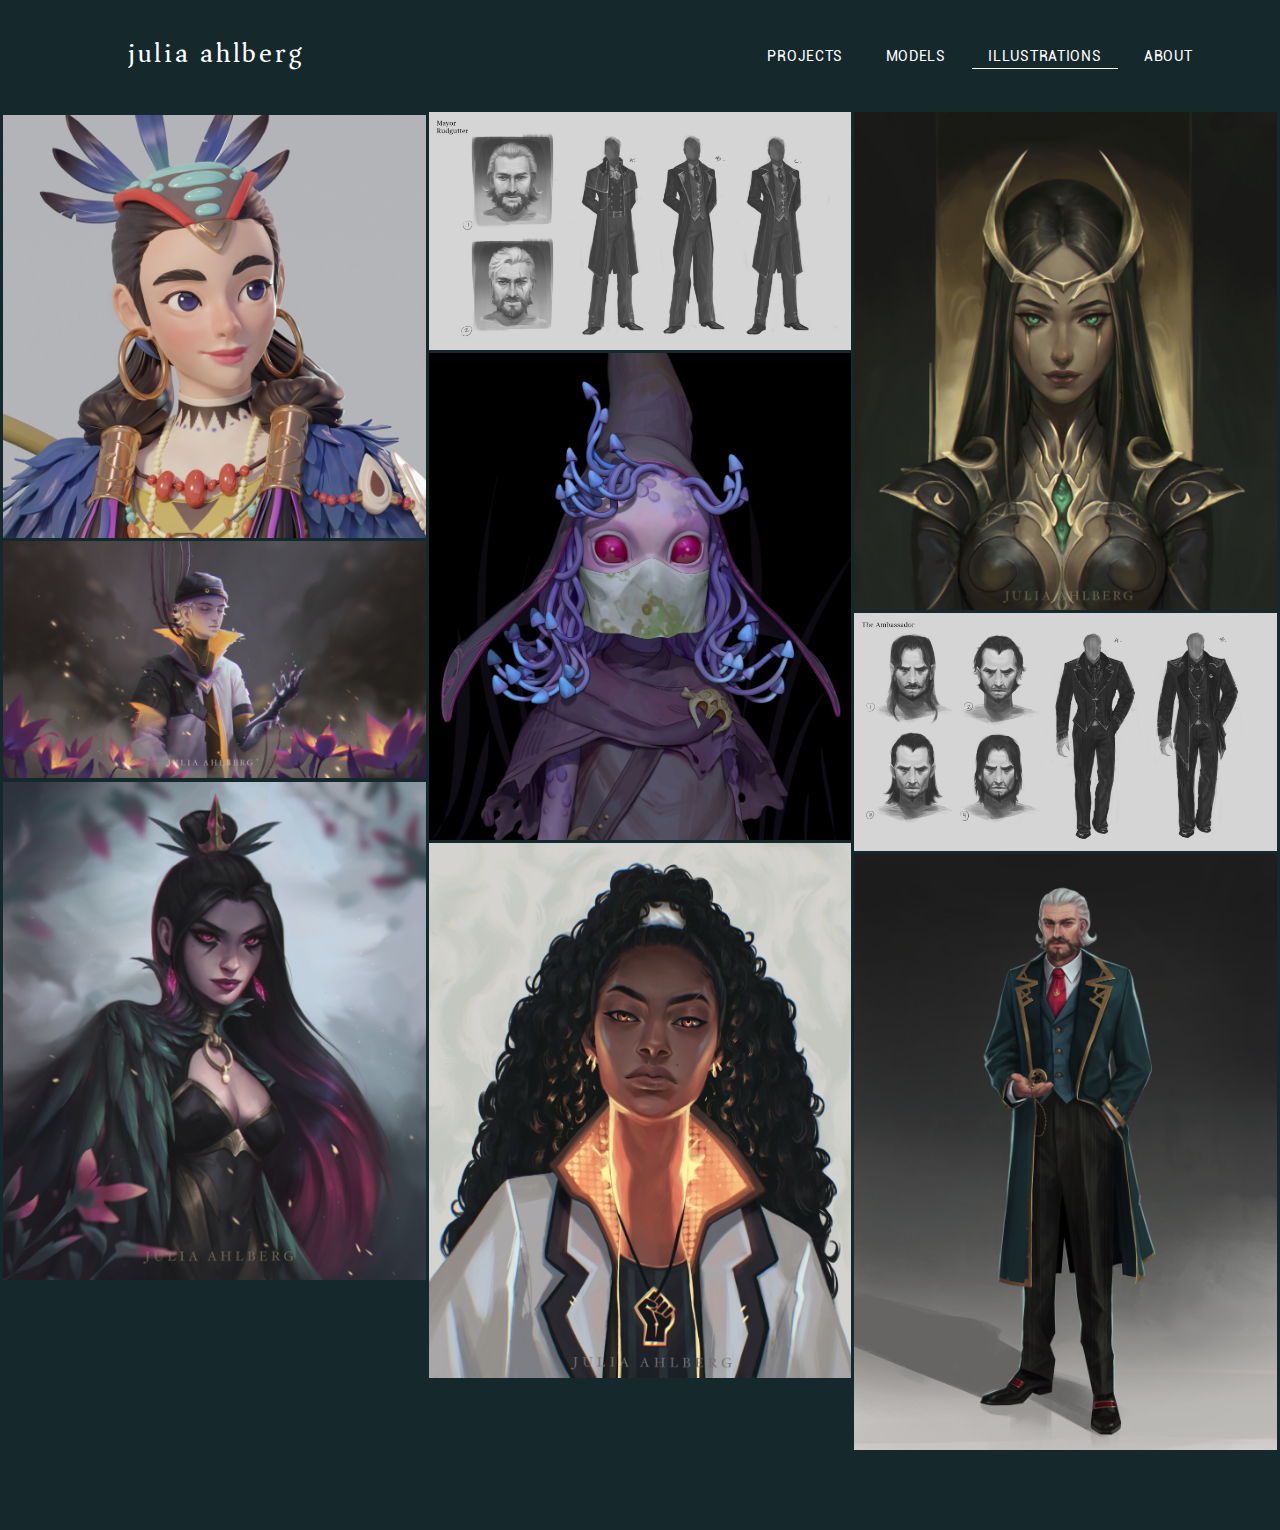
<file: illustrations.html>
<!doctype html>
<html>

<head>
    <meta charset="UTF-8">
    <title>Julia Ahlberg - Illustrations</title>
    <link rel="icon" href="images/favico_2.png">
    <link rel="stylesheet" type="text/css" href="stylesheet.css?version=52">
    <meta name="viewport" content="width=device-width, initial-scale=1">
    <script src="js/navbar.js"></script>
</head>

<body>
    <header>
        <div class="h1"><a  href="index.html">julia ahlberg</a></div>
        <a href="javascript:void(0);" id="toggle-nav" onclick="toggleMobileNavbar()"><img src="images/hamburger_icon.png"></a>
        <nav id="nav-list">
            <ul>
                <li><a href="projects.html">PROJECTS</a></li>
                <li><a href="models.html">MODELS</a></li>
                <li class="underline"><a href="illustrations.html">ILLUSTRATIONS</a></li>
                <li><a href="index.html">ABOUT</a></li>
            </ul>
        </nav>
    </header>
    
    <div id="header-background-padding"></div>
        
    <div class="image-gallery"> 
        <a class="image-gallery-item" href="index.html">
            <p>Feather Girl</p>
            <img src="images/julia-ahlberg-feather-song-close-up.jpg">
        </a>
        <a class="image-gallery-item" href="index.html">
            <p>Robo Boy</p>
            <img src="images/julia-ahlberg-final-hugo-cover-1.jpg">
        </a>
        <a class="image-gallery-item" href="index.html">
            <p>Title</p>
            <img src="images/julia-ahlberg-kaia.jpg">
        </a>
        <a class="image-gallery-item" href="index.html">
            <p>Title</p>
            <img src="images/julia-ahlberg-rudgutter-sketches.jpg">
        </a>
        <a class="image-gallery-item" href="index.html">
            <p>Title</p>
            <img src="images/julia-ahlberg-front-close-up.jpg">
        </a>
        <a class="image-gallery-item" href="index.html">
            <p>Title</p>
            <img src="images/julia-ahlberg-portrait.jpg">
        </a>
        <a class="image-gallery-item" href="index.html">
            <p>Title</p>
            <img src="images/julia-ahlberg-the-golden-empress.jpg">
        </a>
        <a class="image-gallery-item" href="index.html">
            <p>Title</p>
            <img src="images/perdido-ambassador-sketches.jpg">
        </a>
        <a class="image-gallery-item" href="index.html">
            <p>Title</p>
            <img src="images/perdido-mayorrudgutter-illustration.jpg">
        </a>
    </div>
    
    <footer> </footer>
</body>

</html>
</file>
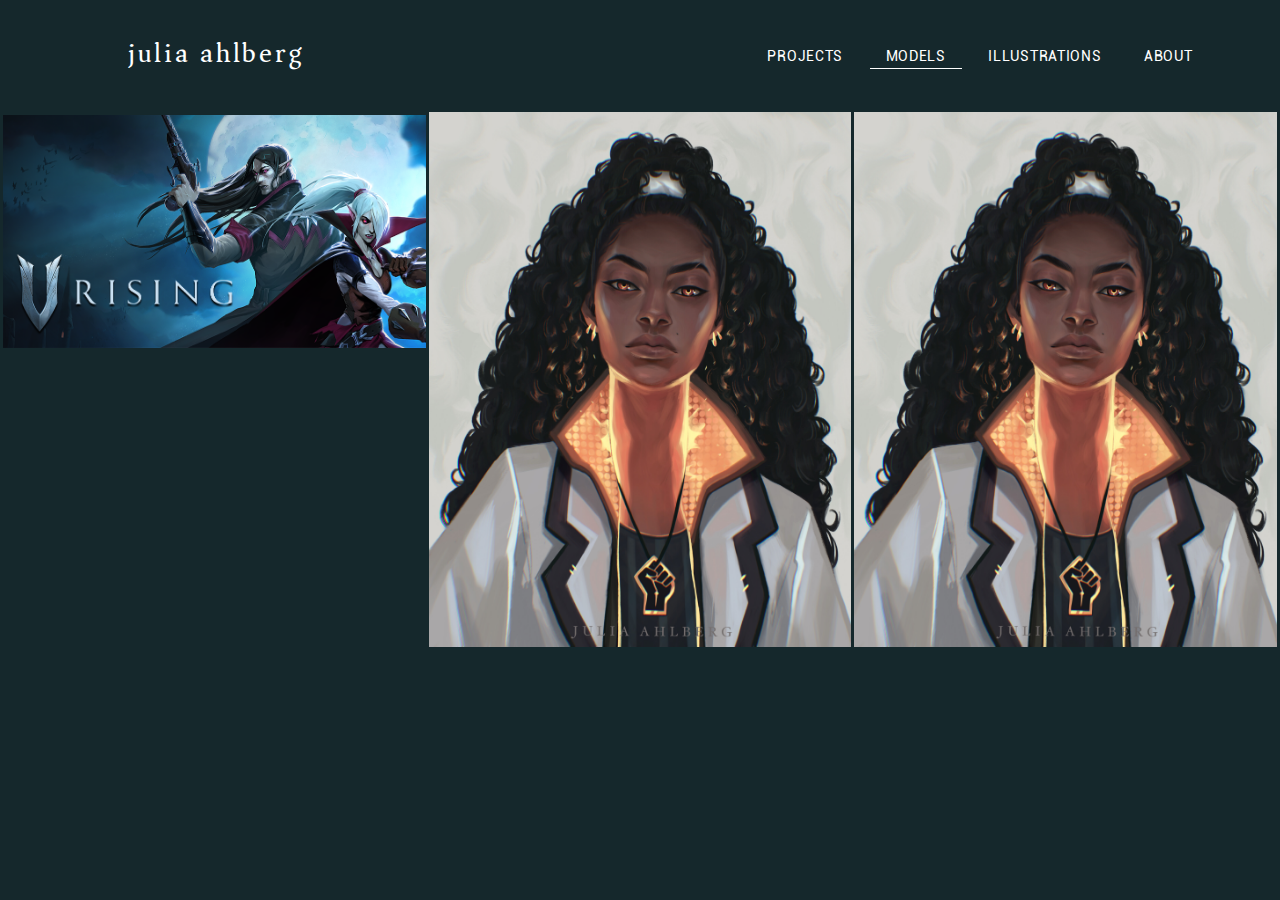
<file: models.html>
<!doctype html>
<html>

<head>
    <meta charset="UTF-8">
    <title>Julia Ahlberg - Models / Sculpts</title>
    <link rel="icon" href="images/icon_j.png">
    <link rel="stylesheet" type="text/css" href="stylesheet.css?version=52">
    <meta name="viewport" content="width=device-width, initial-scale=1">
    <script src="js/navbar.js"></script>
</head>

<body>
    <header>
        <div class="h1"><a  href="index.html">julia ahlberg</a></div>
        <a href="javascript:void(0);" id="toggle-nav" onclick="toggleMobileNavbar()"><img src="images/hamburger_icon.png"></a>
        <nav id="nav-list">
            <ul>
                <li><a href="projects.html">PROJECTS</a></li>
                <li class="underline"><a href="models.html">MODELS</a></li>
                <li><a href="illustrations.html">ILLUSTRATIONS</a></li>
                <li><a href="index.html">ABOUT</a></li>
            </ul>
        </nav>
    </header>
    
    <div id="header-background-padding"></div>
        
    <div class="image-gallery"> 
        <a class="image-gallery-item" href="index.html">
            <p>Feather Girl</p>
            <img src="images/vrising/projectBanner-vrising-mobile.png">
        </a>
        <a class="image-gallery-item" href="index.html">
            <p>Robo Boy</p>
            <img src="images/julia-ahlberg-portrait.jpg">
        </a>
        <a class="image-gallery-item" href="index.html">
            <p>Robo Boy</p>
            <img src="images/julia-ahlberg-portrait.jpg">
        </a>
    </div>
    
    <footer> </footer>
</body>

</html>
</file>
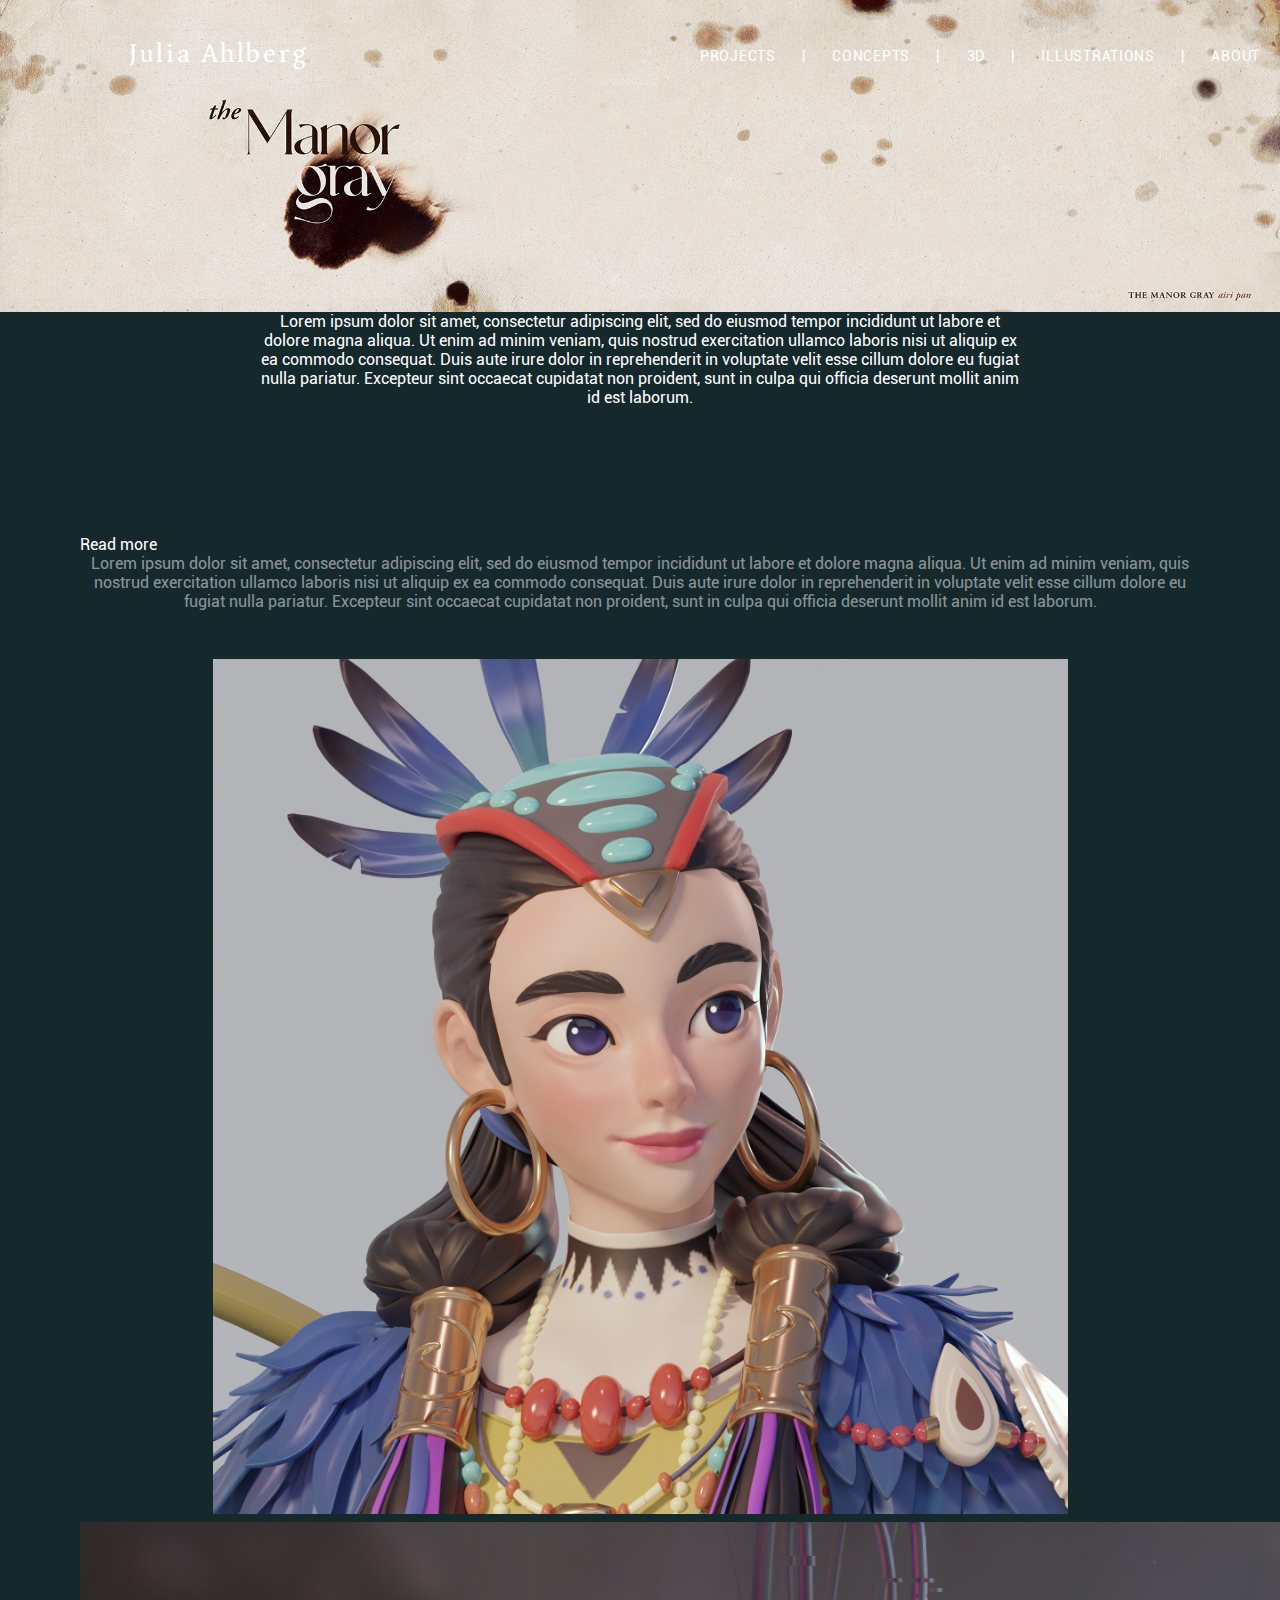
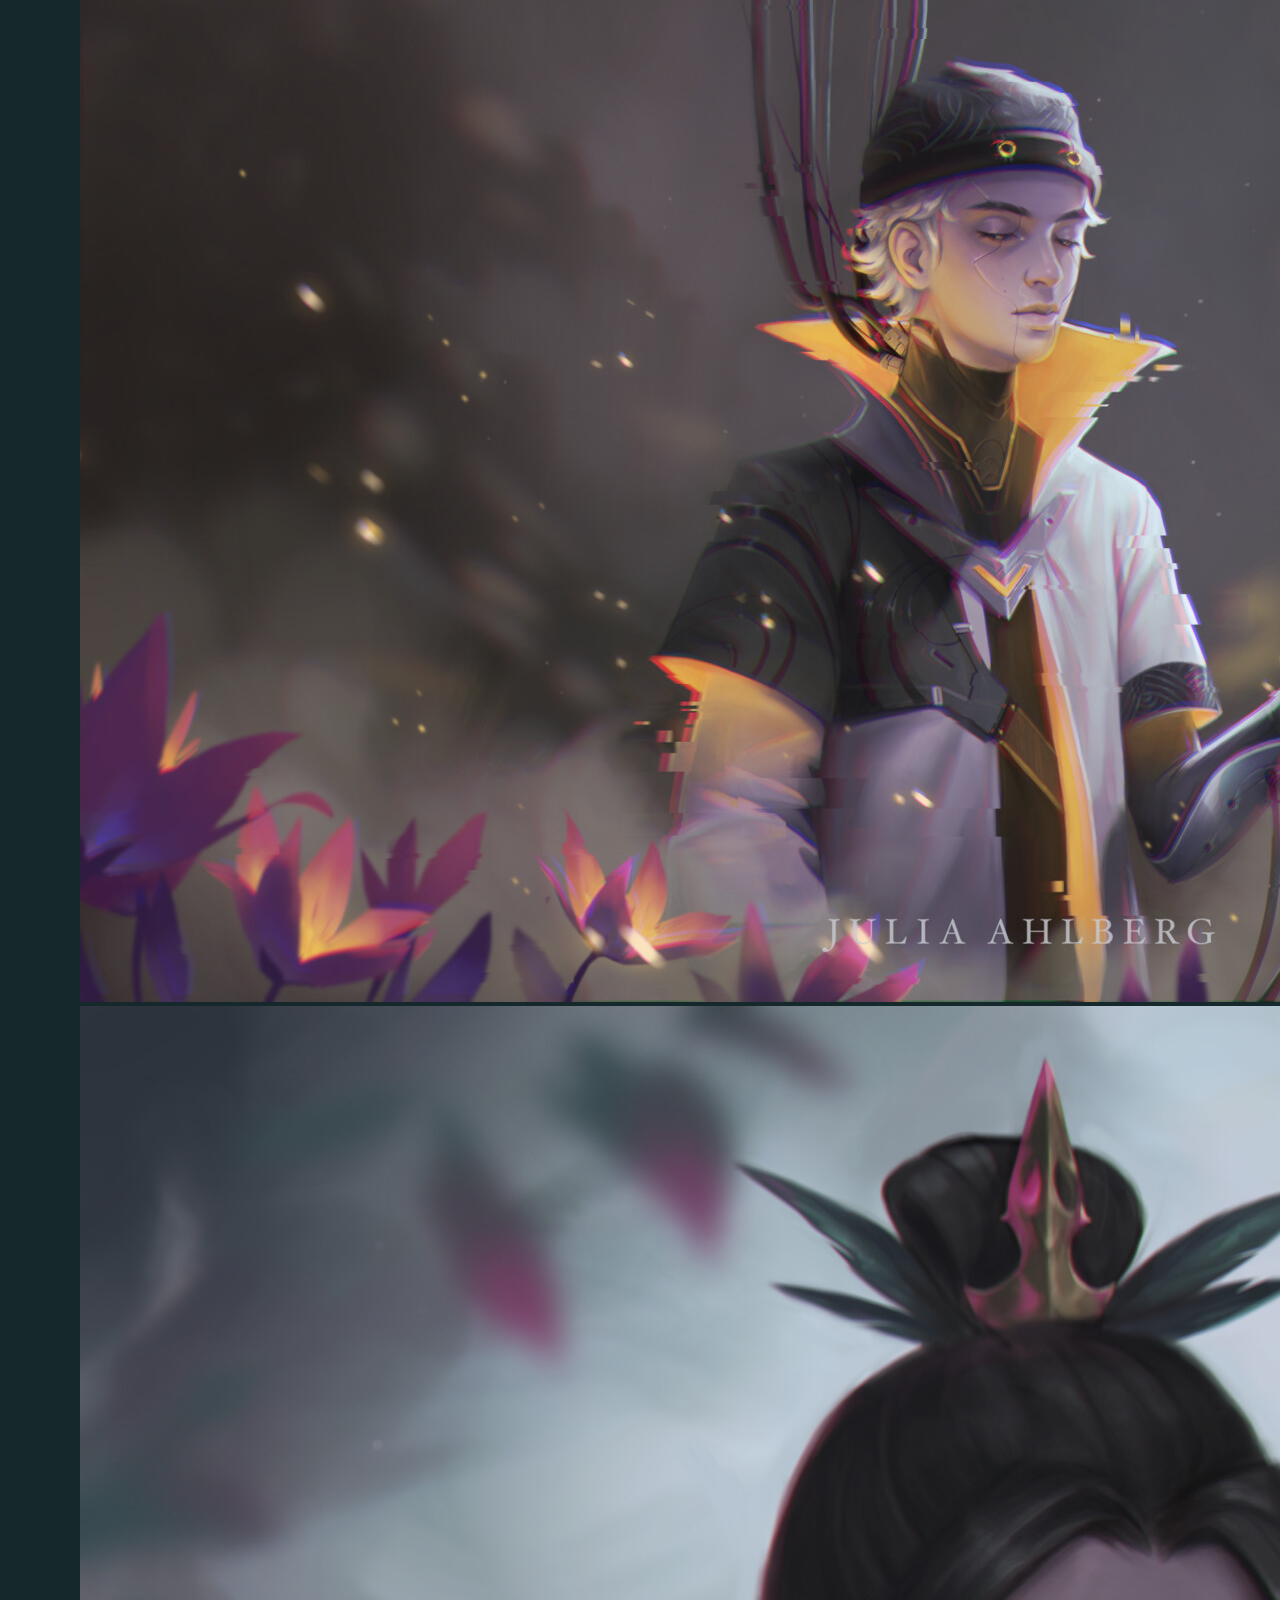
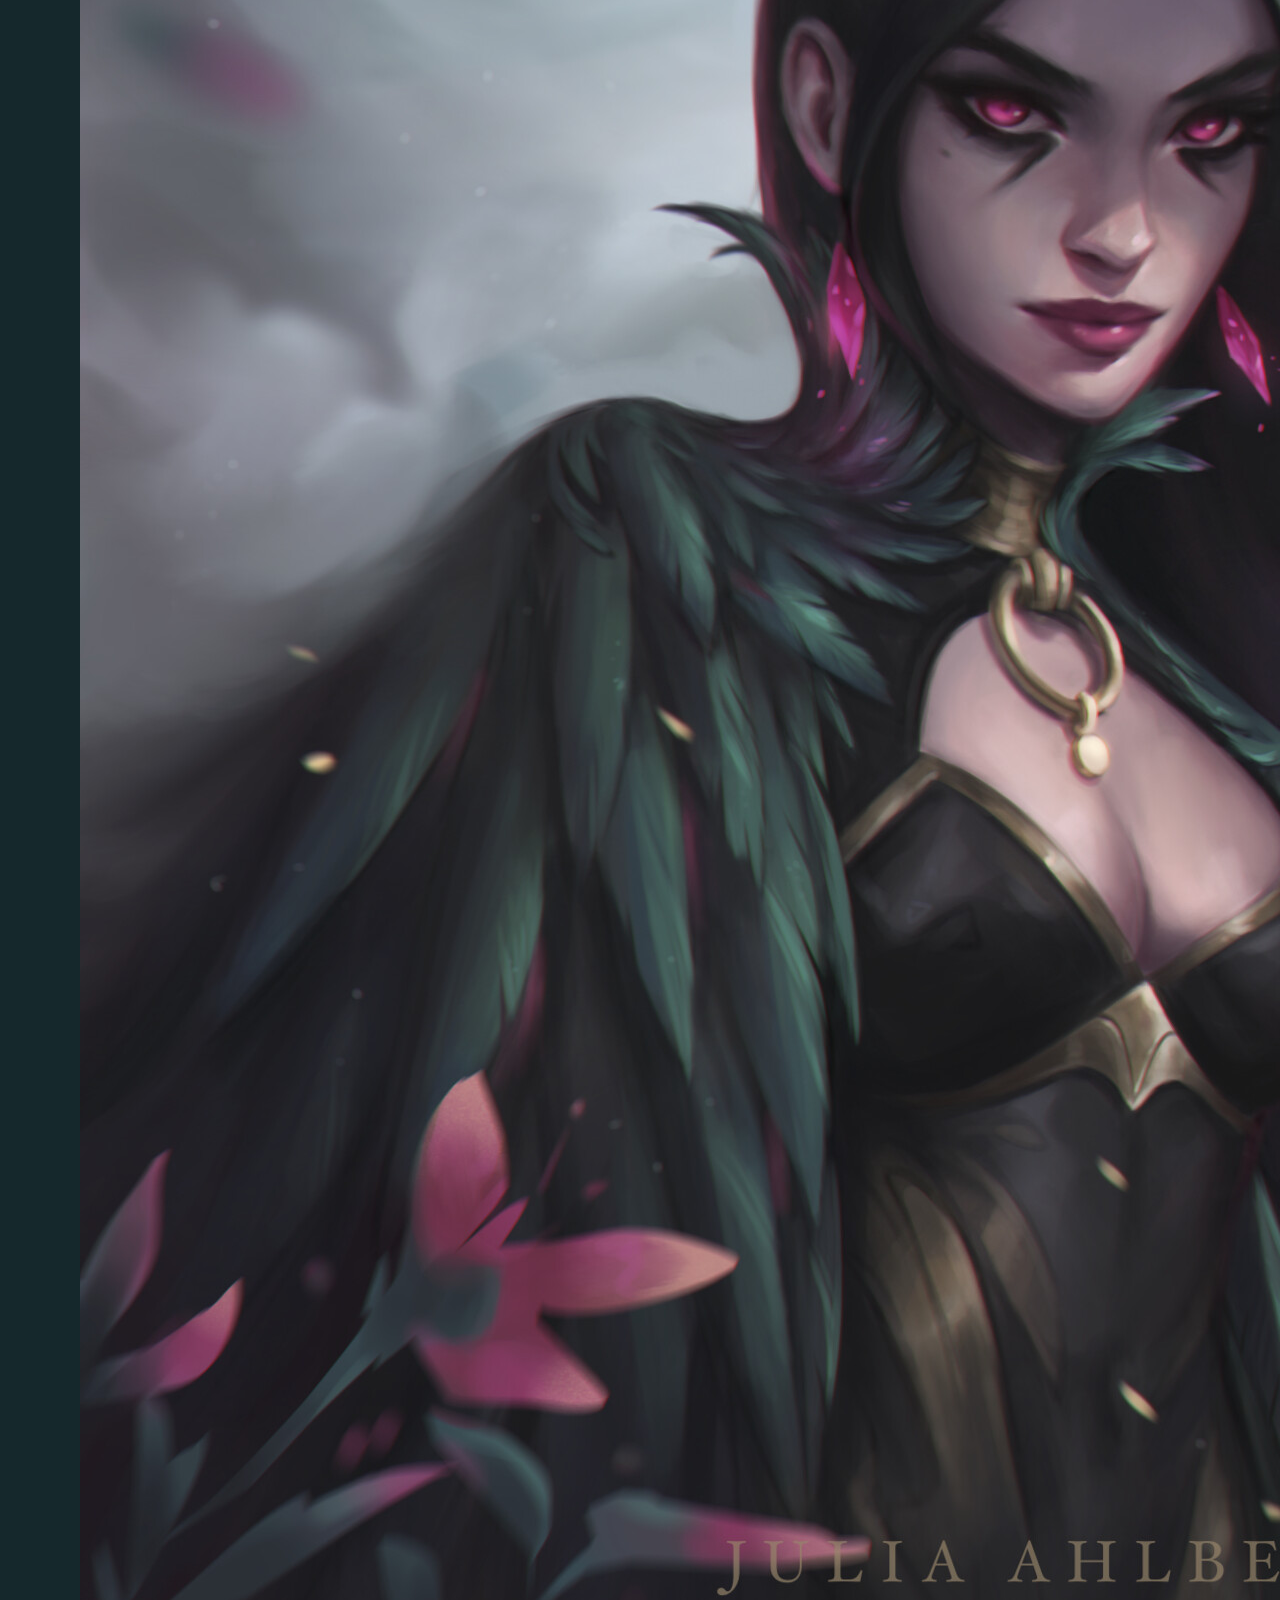
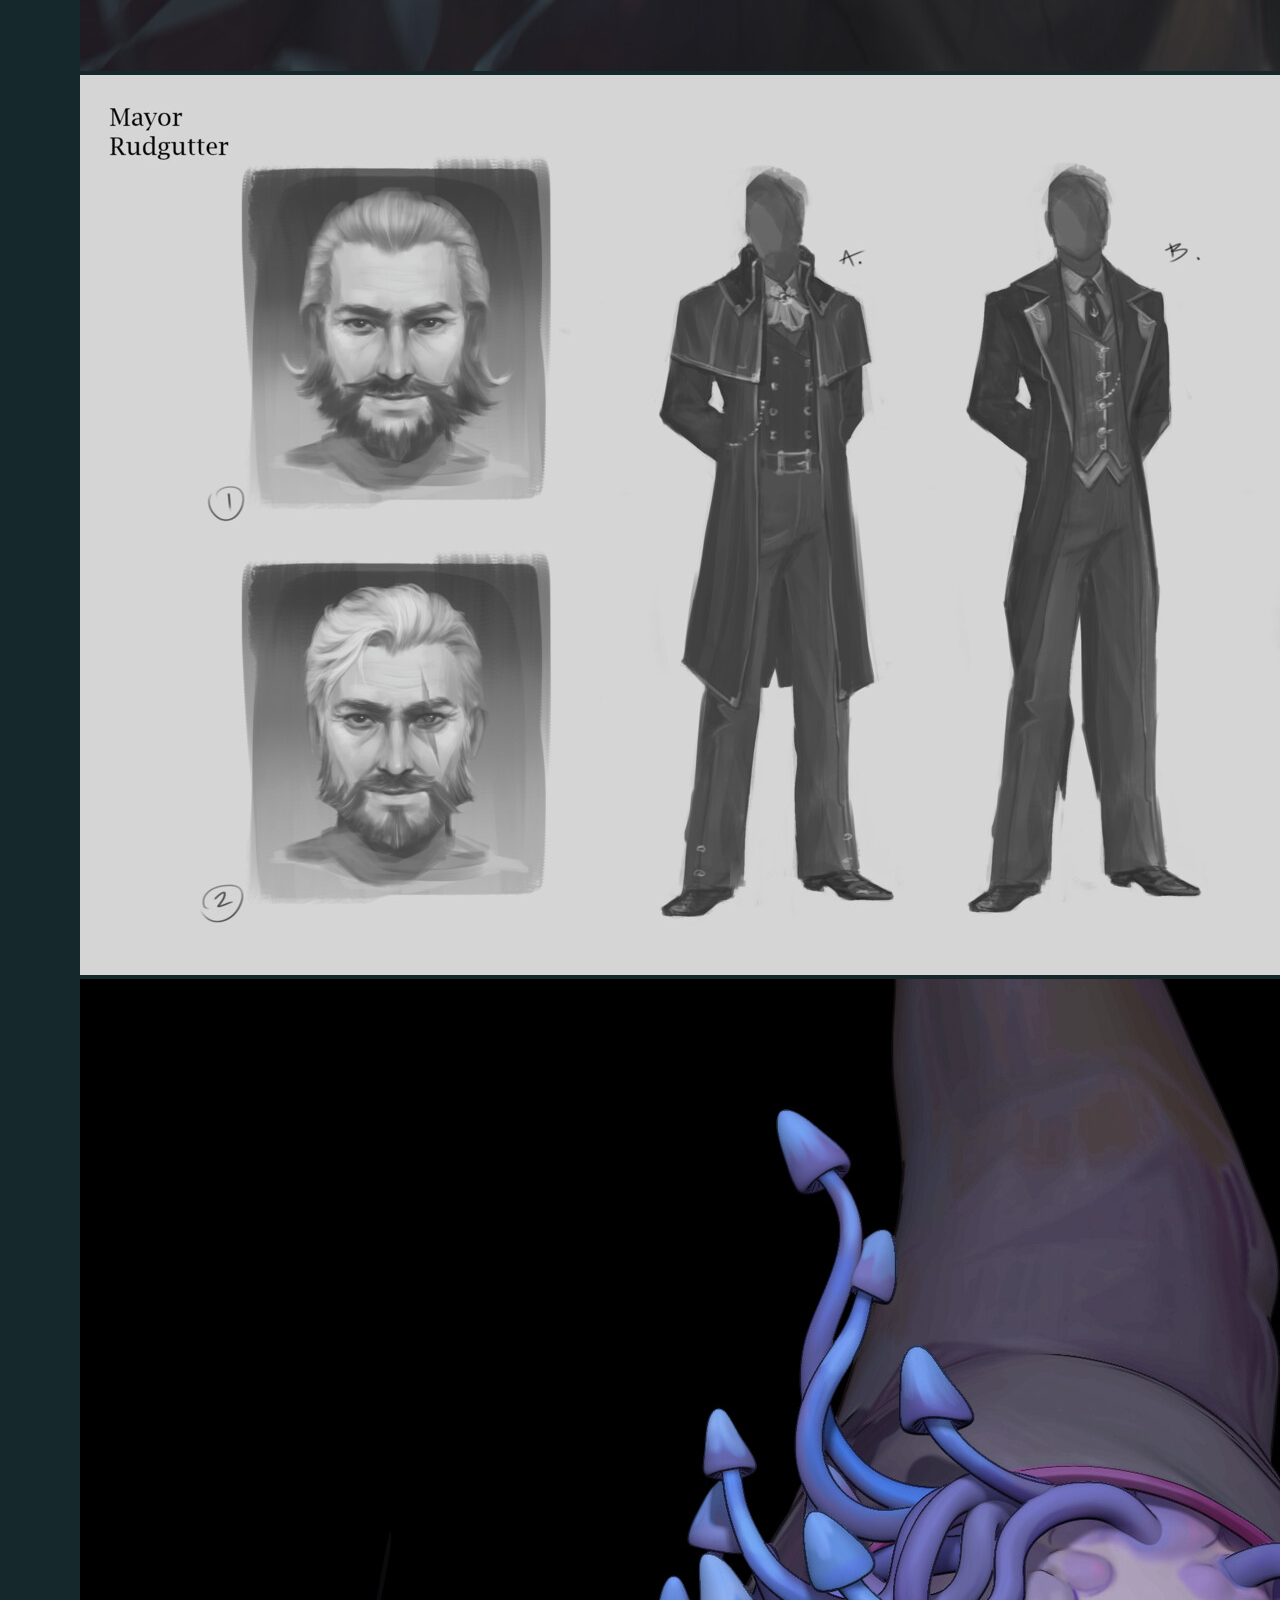
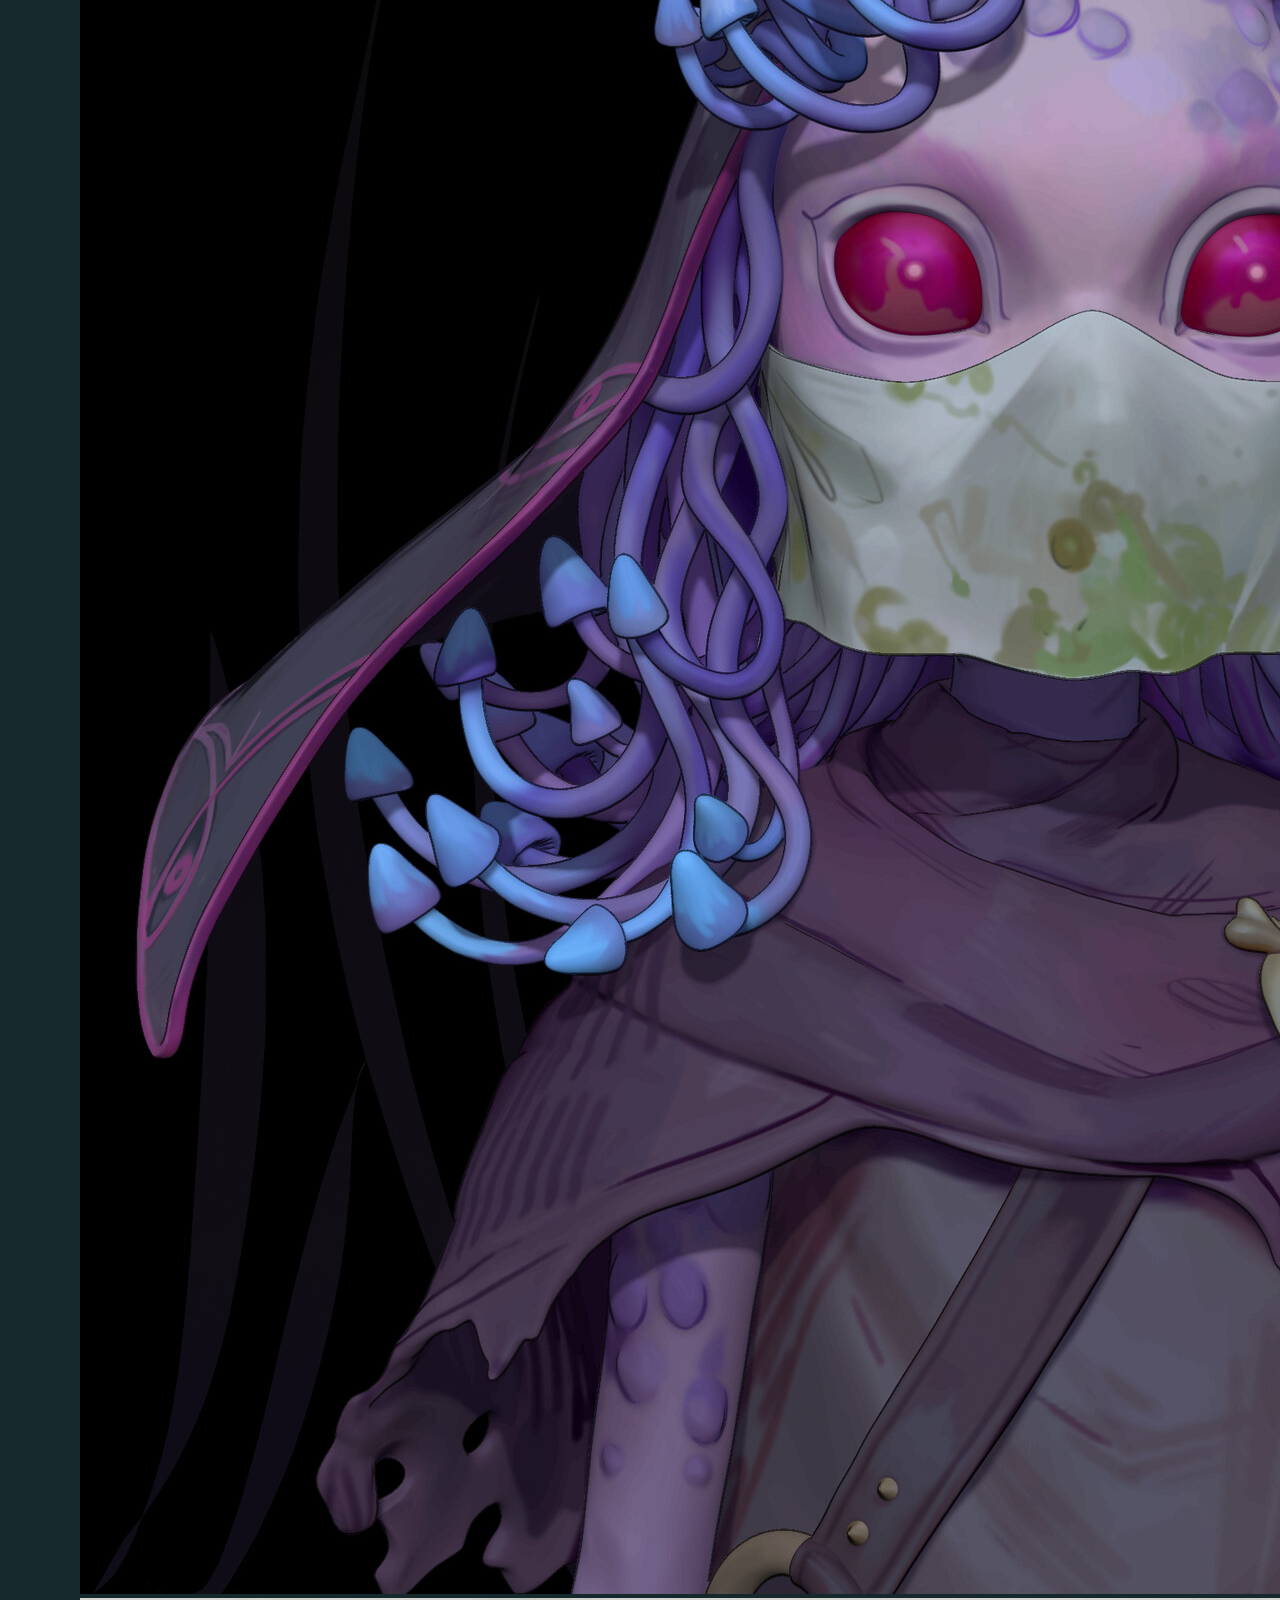
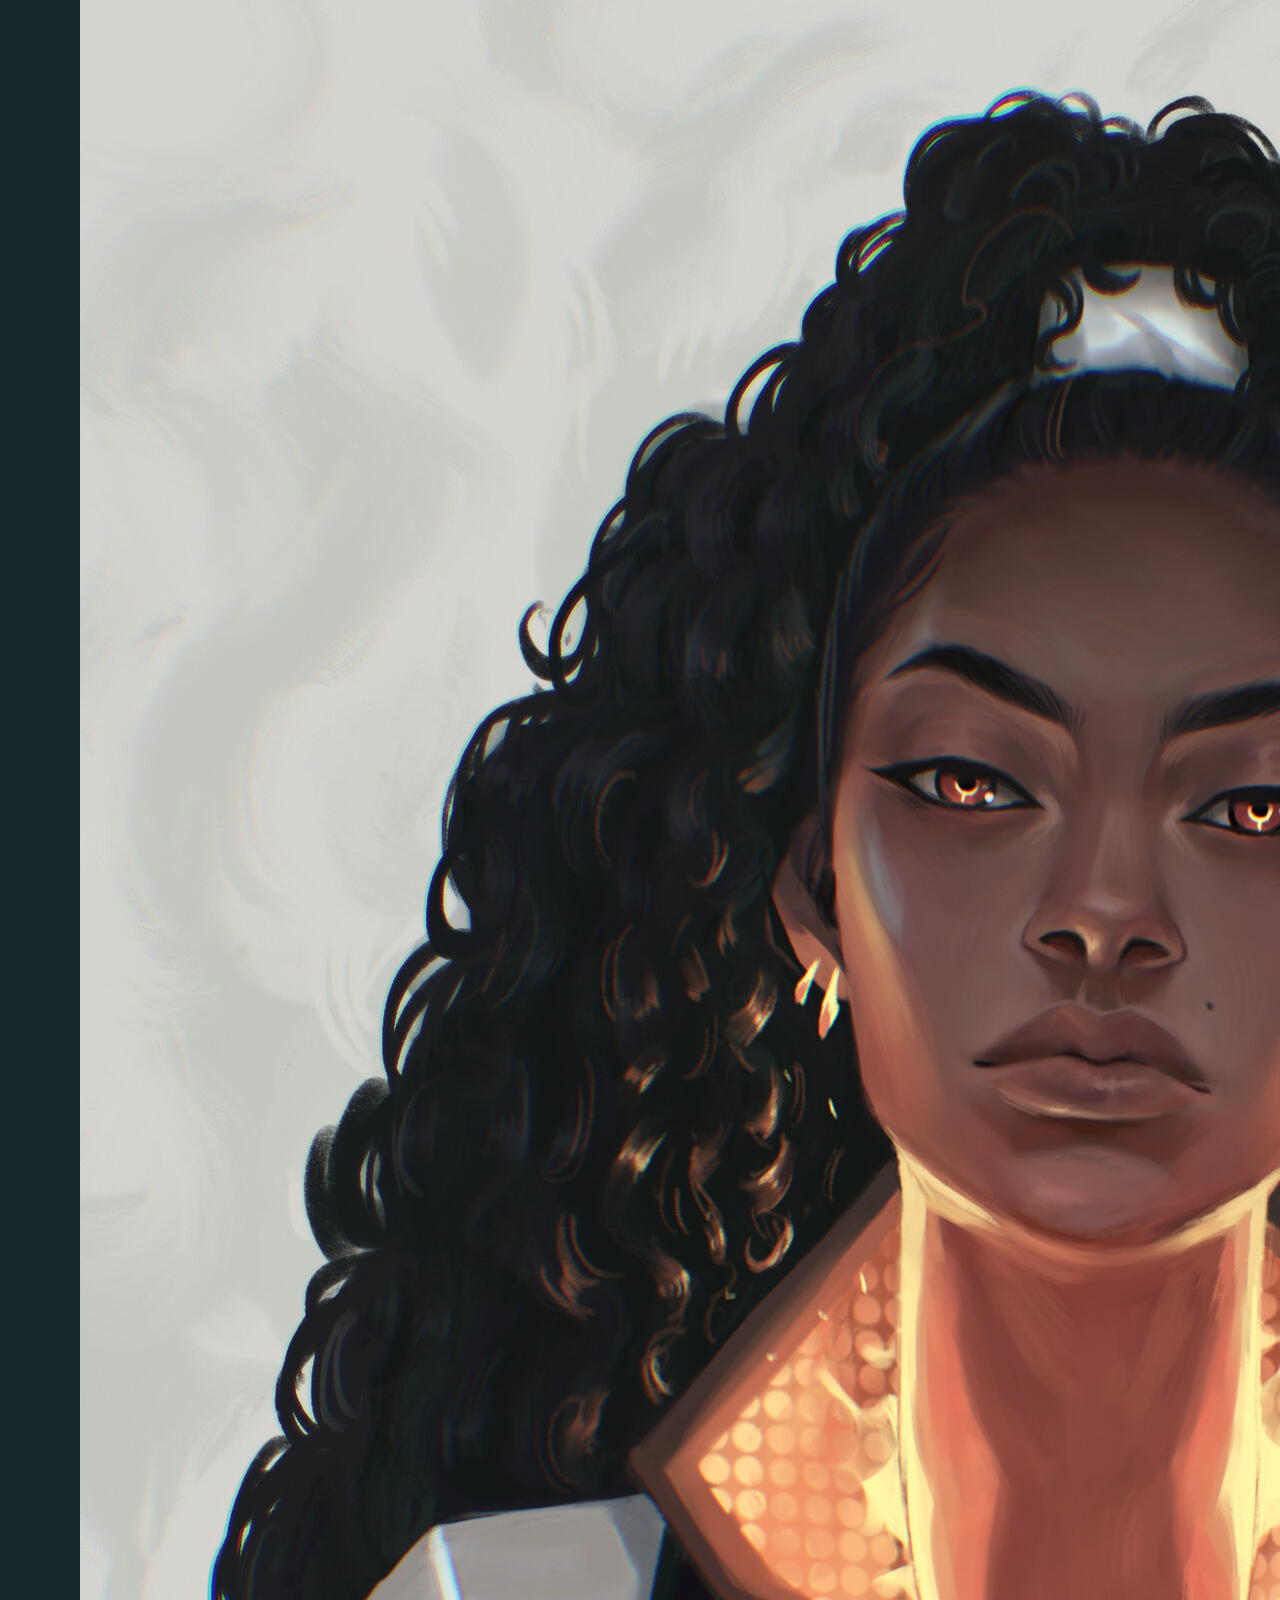
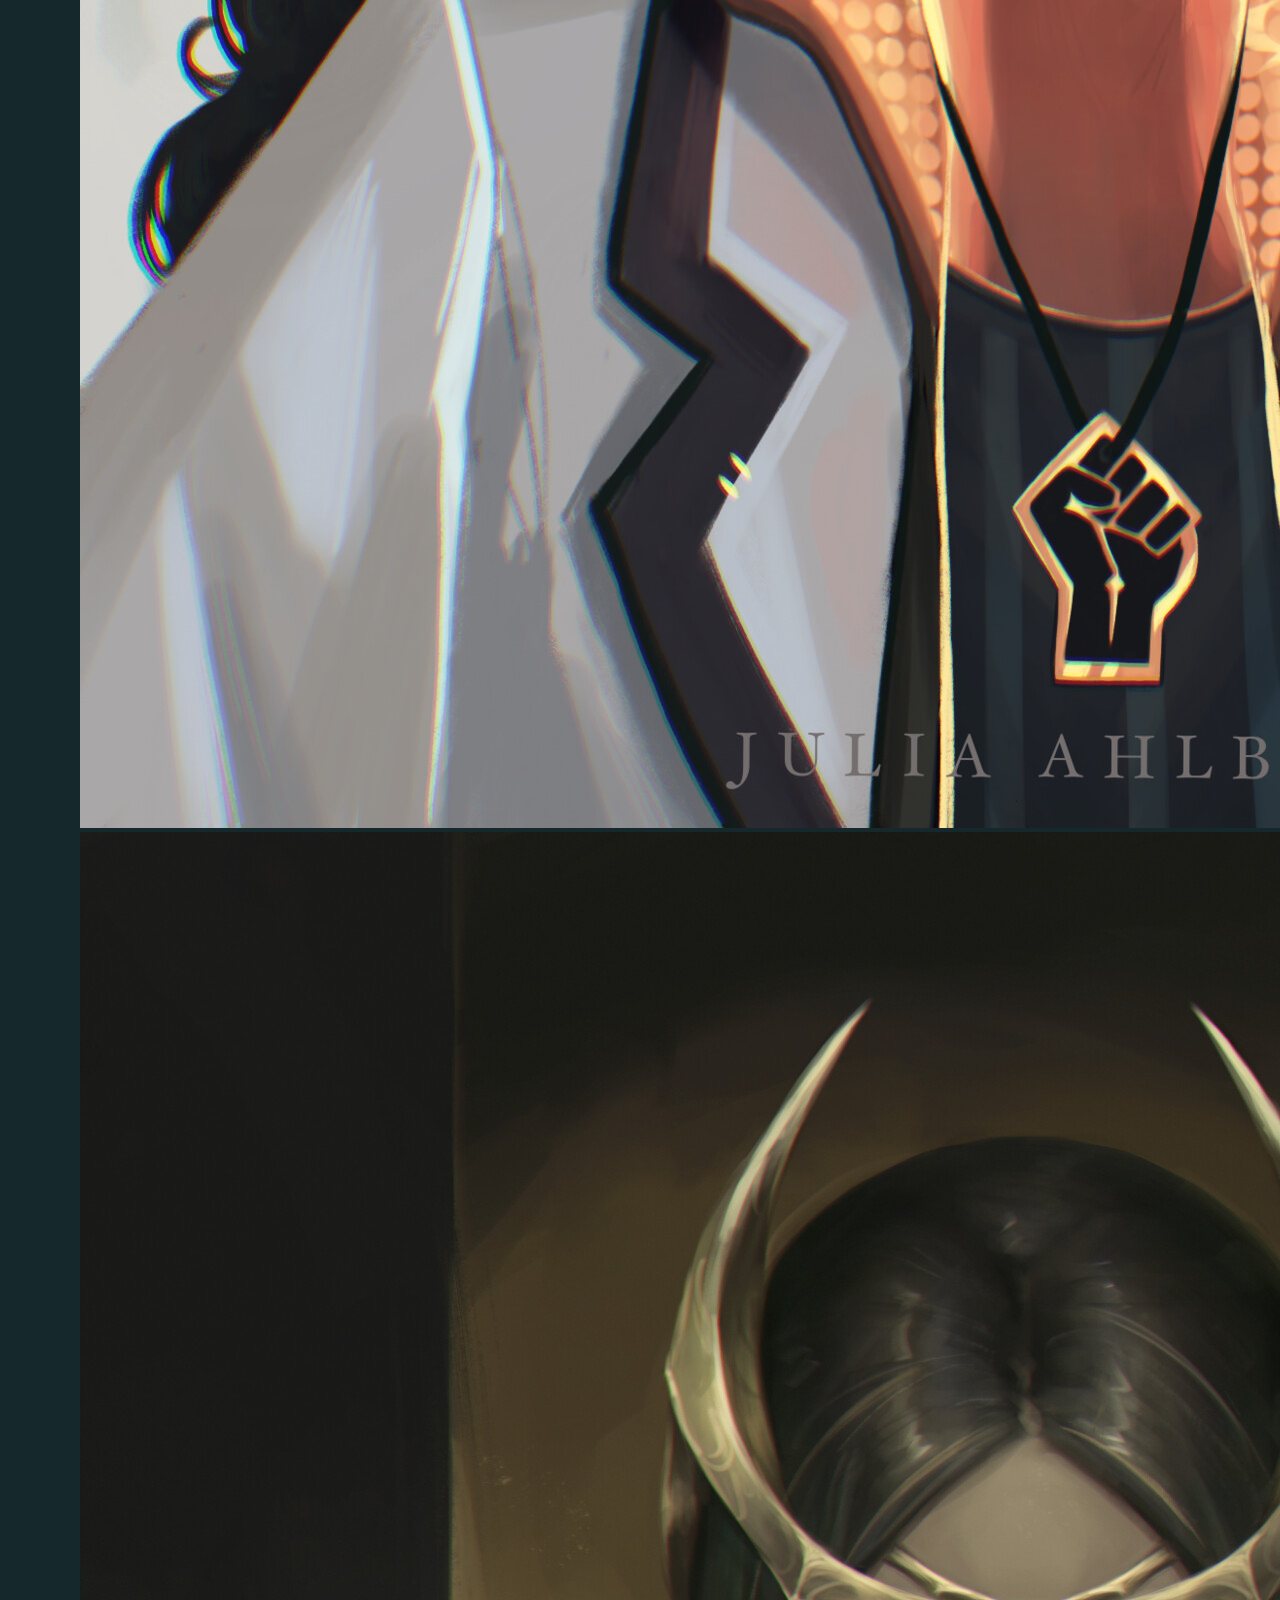
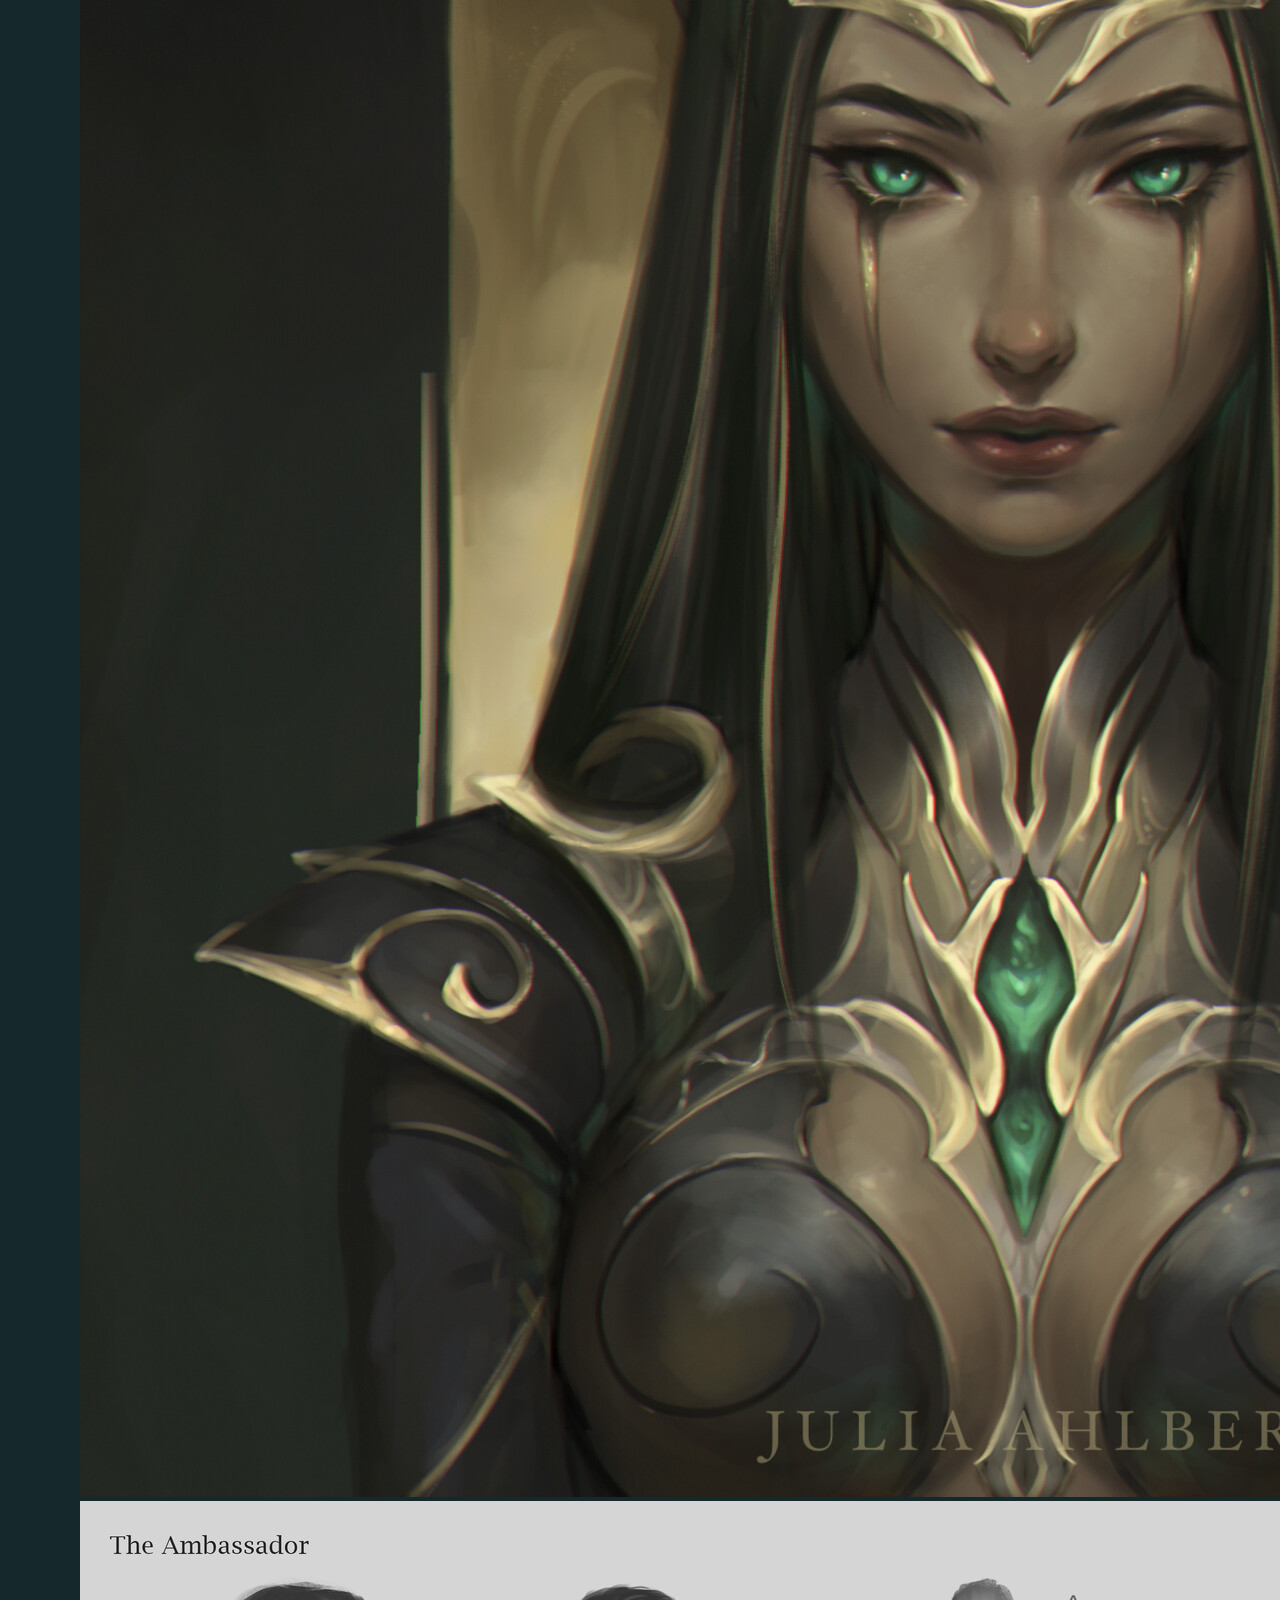
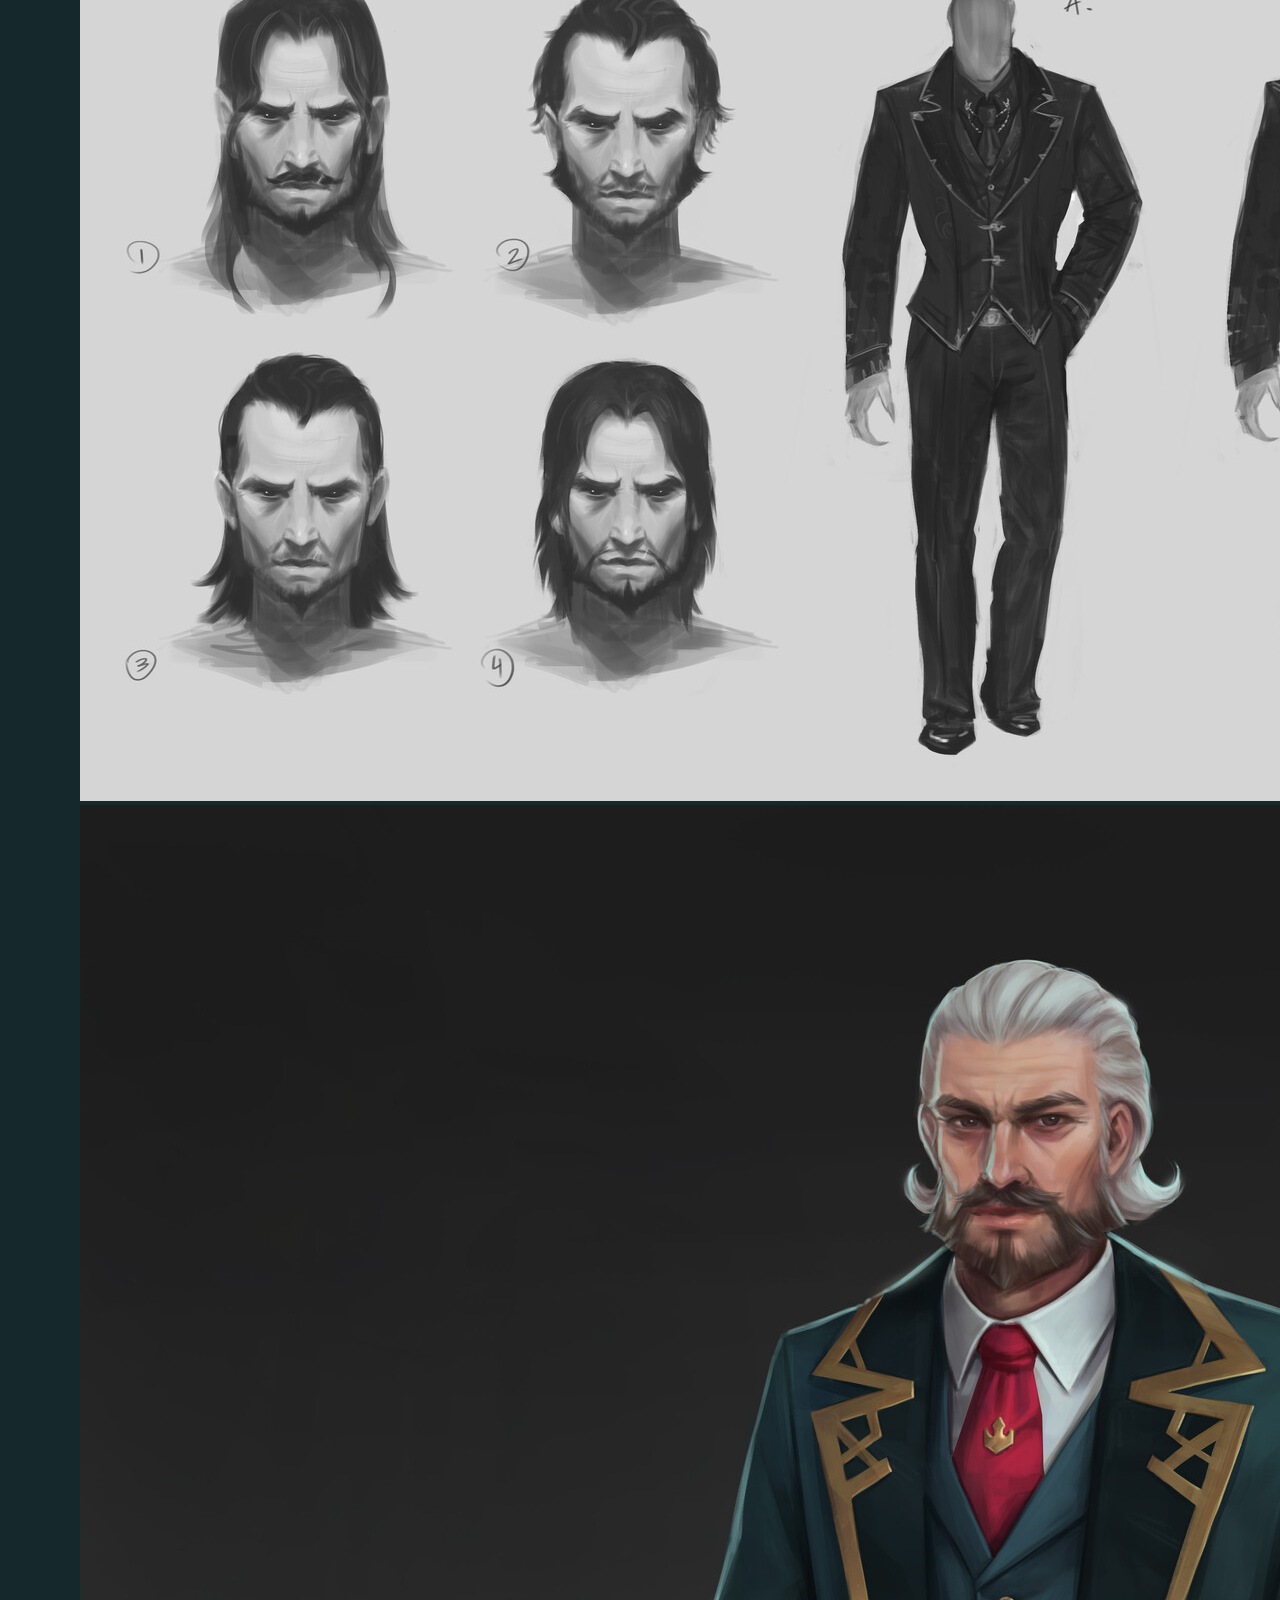
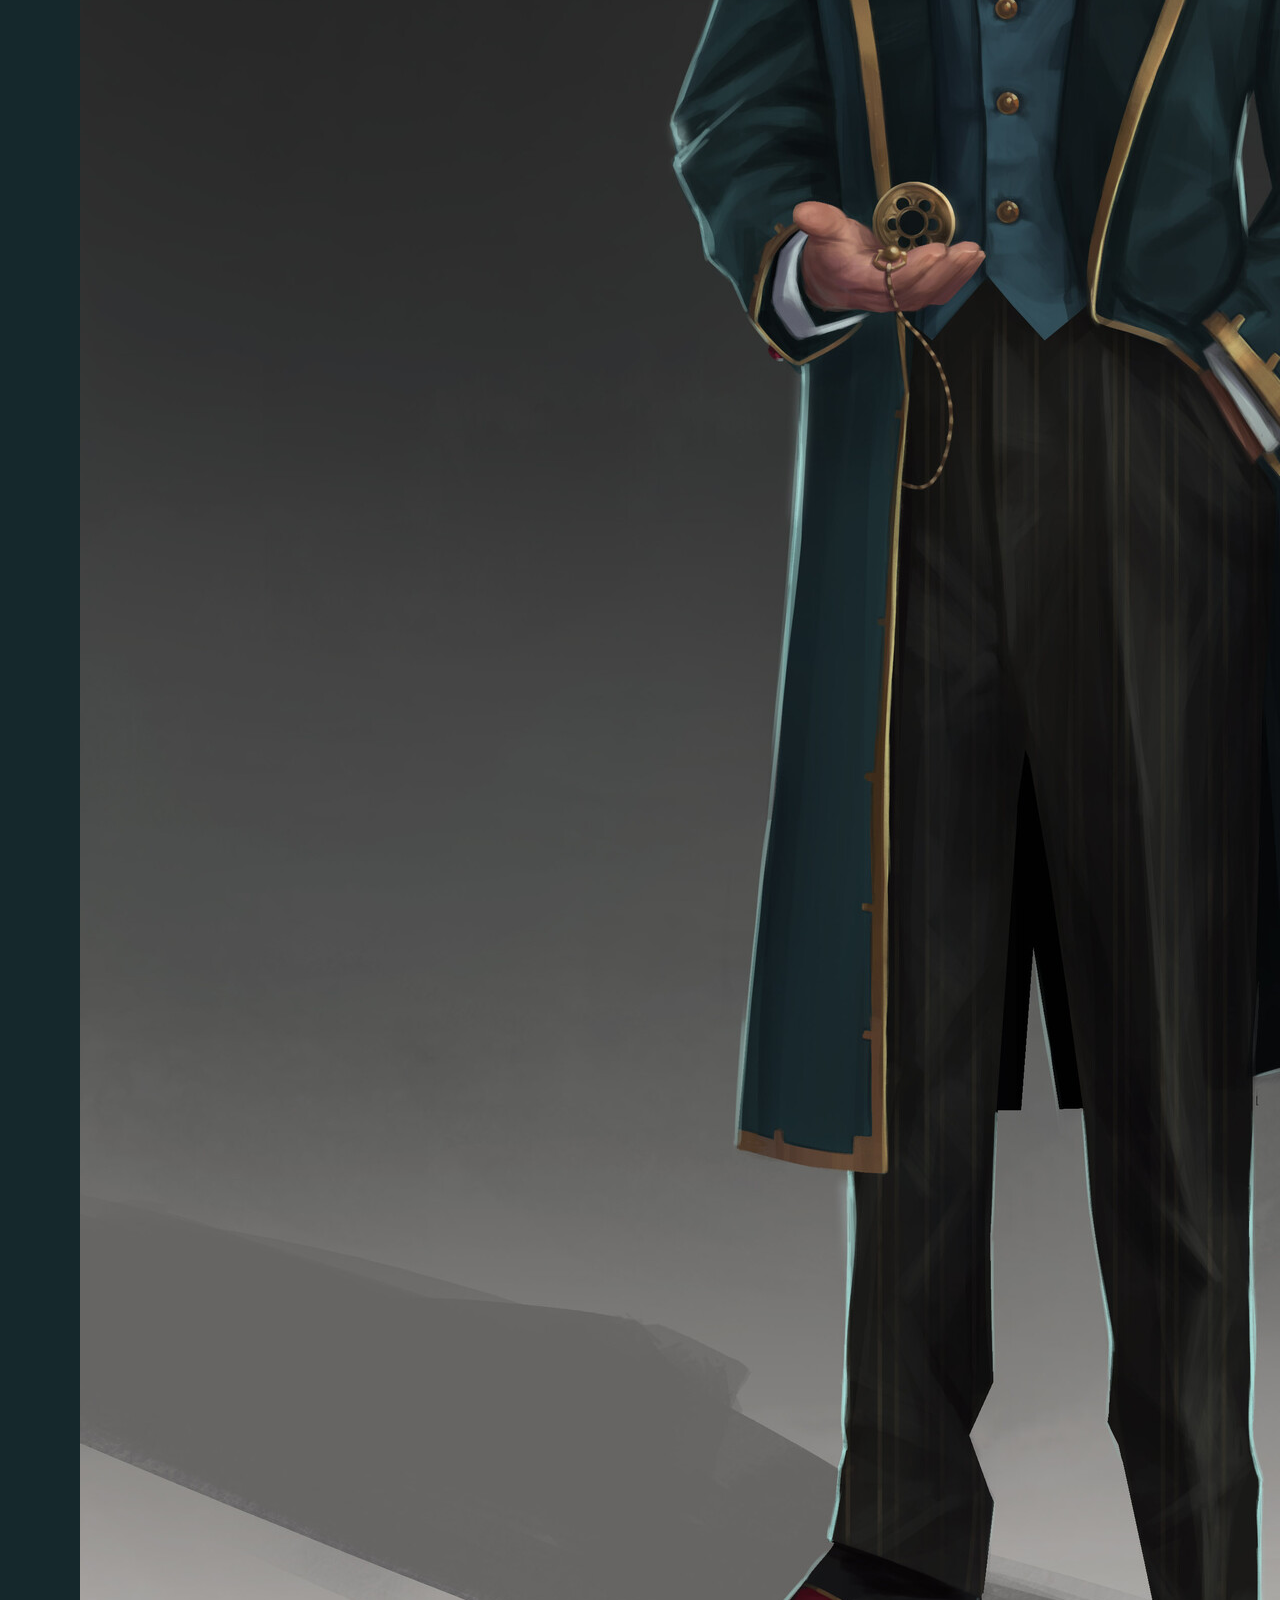
<file: project-perdido.html>
<!doctype html>
<html>

<head>
    <meta charset="UTF-8">
    <title>Julia Ahlberg - Portfolio</title>
    <link rel="icon" href="images/favico_2.png">
    <link rel="stylesheet" type="text/css" href="stylesheet.css?version=52">
    <meta name="viewport" content="width=device-width, initial-scale=1">
</head>

<body>
    <header>
        <p class="h1"><a href="index.html">Julia Ahlberg</a></p>
                <a href="javascript:void(0);" id="toggle-nav" onclick="myFunction()"><img src="images/hamburger_icon.png"></a>
        <nav id="nav-list">
            <ul>
                <li><a href="index.html">PROJECTS</a></li>
                <li class="nav-list-seperator"><p>|</p></li>
                <li><a href="index.html">CONCEPTS</a></li>
                <li class="nav-list-seperator"><p>|</p></li>
                <li><a href="index.html">3D</a></li>
                <li class="nav-list-seperator"><p>|</p></li>
                <li><a href="index.html">ILLUSTRATIONS</a></li>
                <li class="nav-list-seperator"><p>|</p></li>
                <li><a href="index.html">ABOUT</a></li>
            </ul>
        </nav>
    </header>
    
    <div id="project-banner">
        <img class="hide-mobile" src="images/projectBanner-manor_gray.png">
        <img class="hide-pc" src="images/projectBanner-manor_gray_mobile.png">
    </div>
    
    <div id="project-intro">
        <p>Lorem ipsum dolor sit amet, consectetur adipiscing elit, sed do eiusmod tempor incididunt ut labore et dolore magna aliqua. Ut enim ad minim veniam, quis nostrud exercitation ullamco laboris nisi ut aliquip ex ea commodo consequat. Duis aute irure dolor in reprehenderit in voluptate velit esse cillum dolore eu fugiat nulla pariatur. Excepteur sint occaecat cupidatat non proident, sunt in culpa qui officia deserunt mollit anim id est laborum.</p>
    </div>
    
    <div class="project-gallery">
        <div class="project-gallery-item">
            <a>Read more</a>
            <p class="project-gallery-item-text">Lorem ipsum dolor sit amet, consectetur adipiscing elit, sed do eiusmod tempor incididunt ut labore et dolore magna aliqua. Ut enim ad minim veniam, quis nostrud exercitation ullamco laboris nisi ut aliquip ex ea commodo consequat. Duis aute irure dolor in reprehenderit in voluptate velit esse cillum dolore eu fugiat nulla pariatur. Excepteur sint occaecat cupidatat non proident, sunt in culpa qui officia deserunt mollit anim id est laborum.</p>
            <img src="images/julia-ahlberg-feather-song-close-up.jpg">
        </div>
        <img src="images/julia-ahlberg-final-hugo-cover-1.jpg">
        <img src="images/julia-ahlberg-kaia.jpg">
        <img src="images/julia-ahlberg-rudgutter-sketches.jpg">
        <img src="images/julia-ahlberg-front-close-up.jpg">
        <img src="images/julia-ahlberg-portrait.jpg">
        <img src="images/julia-ahlberg-the-golden-empress.jpg">
        <img src="images/perdido-ambassador-sketches.jpg">
        <img src="images/perdido-mayorrudgutter-illustration.jpg">
    </div>
    
    <div>
        <img>
    </div>
    
    <footer>
    
    </footer>
    
        <script>
    function myFunction() 
    {
        var x = document.getElementById("nav-list");
        if (x.style.display === "block") {
            x.style.display = "none";
        } else {
            x.style.display = "block";
        }  
    }
    </script>
</body>

</html>
</file>
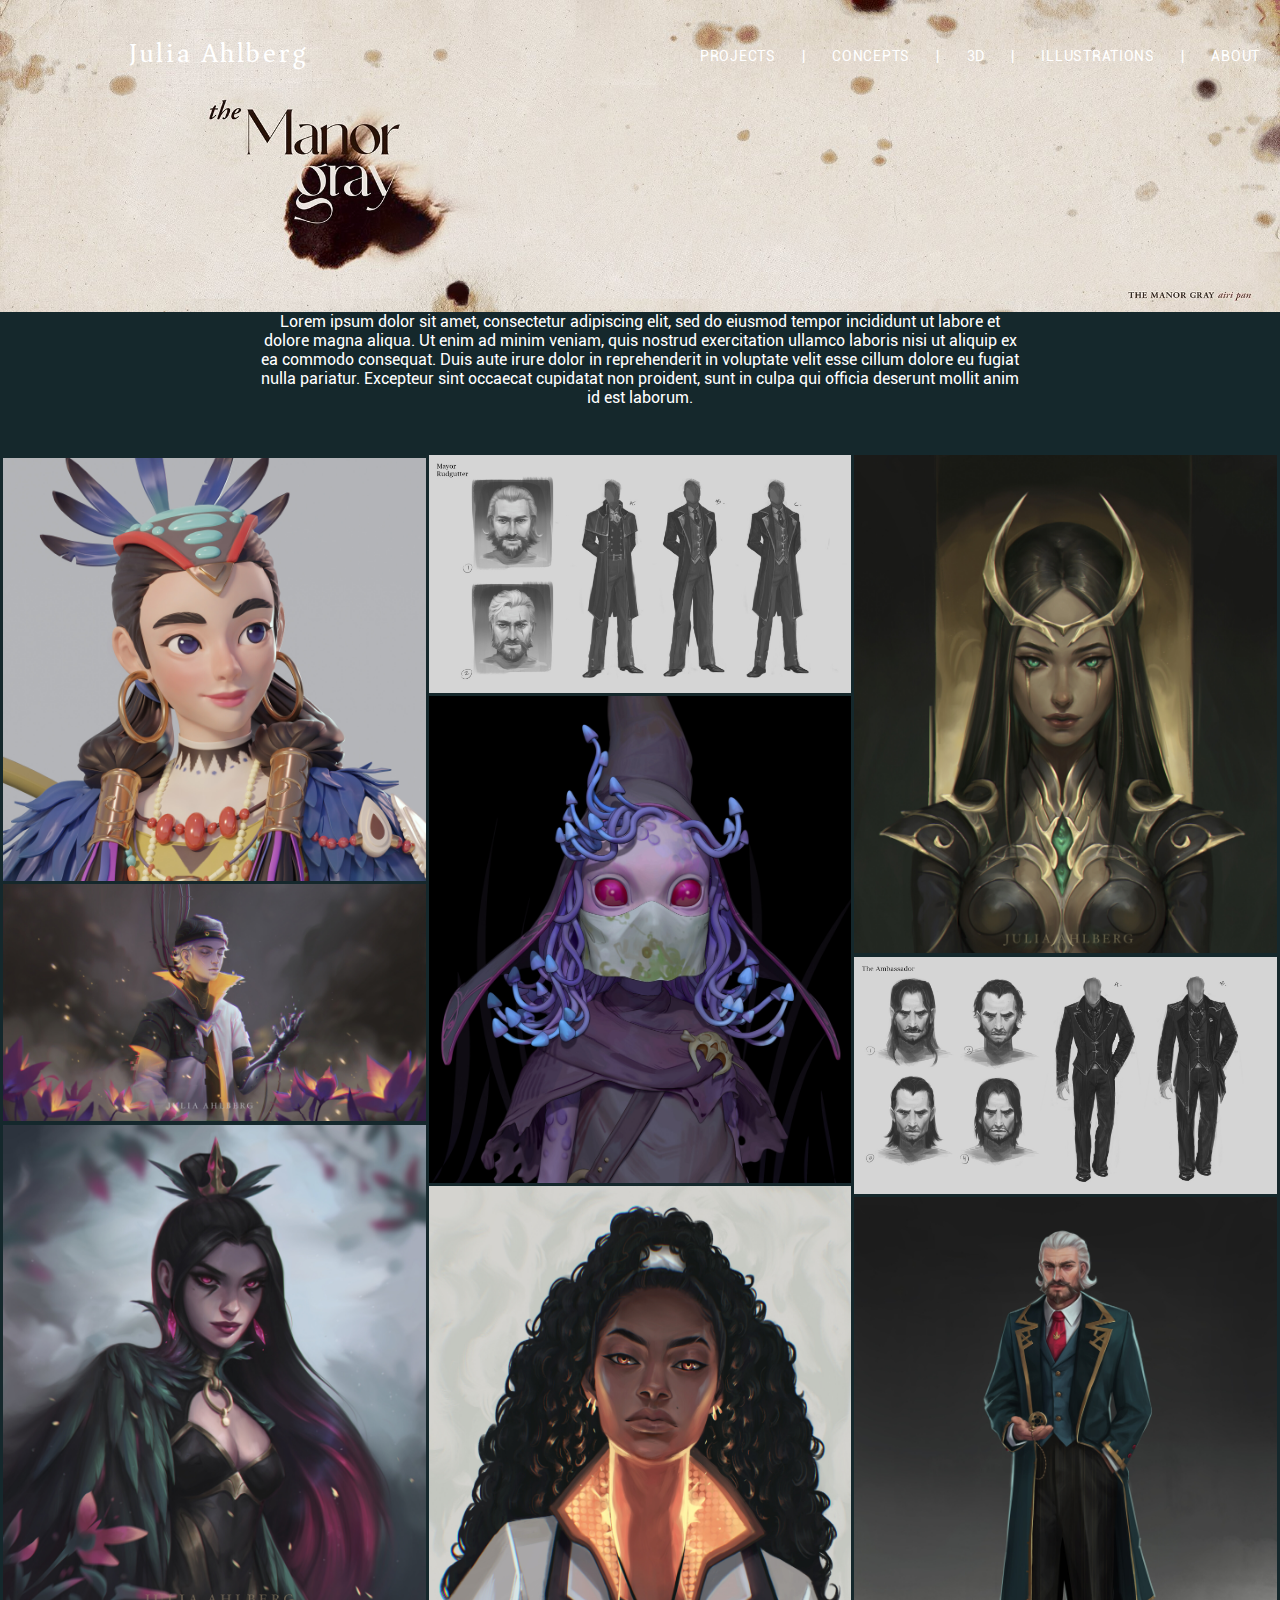
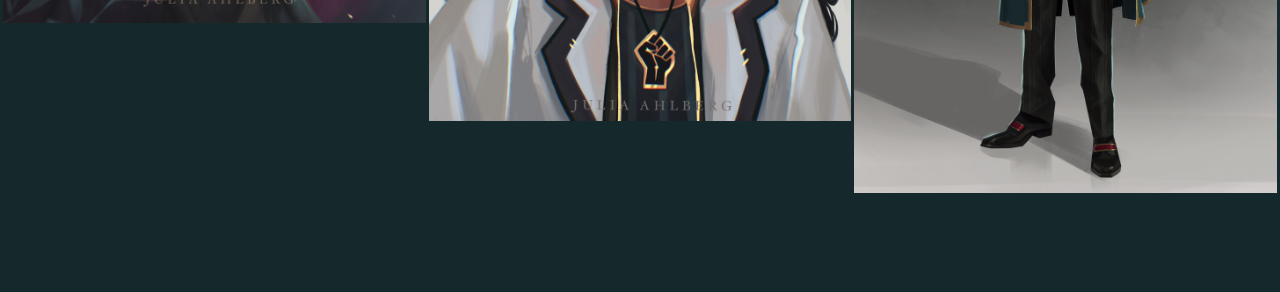
<file: project-perdido_backup.html>
<!doctype html>
<html>

<head>
    <meta charset="UTF-8">
    <title>Julia Ahlberg - Portfolio</title>
    <link rel="icon" href="images/favico_2.png">
    <link rel="stylesheet" type="text/css" href="stylesheet.css?version=52">
    <meta name="viewport" content="width=device-width, initial-scale=1">
    <script src="js/navbar.js"></script>
</head>

<body>
    <header>
        <p class="h1"><a href="index.html">Julia Ahlberg</a></p>
                <a href="javascript:void(0);" id="toggle-nav" onclick="toggleMobileNavbar()"><img src="images/hamburger_icon.png"></a>
        <nav id="nav-list">
            <ul>
                <li><a href="index.html">PROJECTS</a></li>
                <li class="nav-list-seperator"><p>|</p></li>
                <li><a href="index.html">CONCEPTS</a></li>
                <li class="nav-list-seperator"><p>|</p></li>
                <li><a href="index.html">3D</a></li>
                <li class="nav-list-seperator"><p>|</p></li>
                <li><a href="index.html">ILLUSTRATIONS</a></li>
                <li class="nav-list-seperator"><p>|</p></li>
                <li><a href="index.html">ABOUT</a></li>
            </ul>
        </nav>
    </header>
    
    <div id="project-banner">
        <img class="hide-mobile" src="images/projectBanner-manor_gray.png">
        <img class="hide-pc" src="images/projectBanner-manor_gray_mobile.png">
    </div>
    
    <div id="project-intro">
        <p>Lorem ipsum dolor sit amet, consectetur adipiscing elit, sed do eiusmod tempor incididunt ut labore et dolore magna aliqua. Ut enim ad minim veniam, quis nostrud exercitation ullamco laboris nisi ut aliquip ex ea commodo consequat. Duis aute irure dolor in reprehenderit in voluptate velit esse cillum dolore eu fugiat nulla pariatur. Excepteur sint occaecat cupidatat non proident, sunt in culpa qui officia deserunt mollit anim id est laborum.</p>
    </div>
    
    <div class="image-gallery"> 
        <img src="images/julia-ahlberg-feather-song-close-up.jpg">
        <img src="images/julia-ahlberg-final-hugo-cover-1.jpg">
        <img src="images/julia-ahlberg-kaia.jpg">
        <img src="images/julia-ahlberg-rudgutter-sketches.jpg">
        <img src="images/julia-ahlberg-front-close-up.jpg">
        <img src="images/julia-ahlberg-portrait.jpg">
        <img src="images/julia-ahlberg-the-golden-empress.jpg">
        <img src="images/perdido-ambassador-sketches.jpg">
        <img src="images/perdido-mayorrudgutter-illustration.jpg">
    </div>
    
    <div>
        <img>
    </div>
    
    <footer>
    
    </footer>
</body>

</html>
</file>
<file: stylesheet.css>
@font-face {
    font-family: Asar;
    src: url(fonts/Asar-Regular.ttf);
}
@font-face {
    font-family: Roboto;
    src: url(fonts/Roboto-Regular.ttf);
}

body,
h1,
h2,
h3,
h4,
p,
a,
img,
div,
ul,
li,
nav,
header,
footer{
    margin: 0;
    left: 0;
    right: 0;
    text-decoration: none;
    color: white;
    font-family: Roboto;
    box-sizing: border-box;
}

img{
    /*pointer-events: none;*/
}

body {
    background-color: #15282C;
}

/* Banner */
#banner{
    position: relative;
    padding: 0px;
    margin: 0px;
    width: 100%;
    height: 100vh;
    overflow: hidden;
}

#banner img{
    position: absolute;
    max-height: 100%;
    pointer-events: none;
    top: 50%;
    left: 50%;
    transform: translate(-50%, -50%);
}

#banner p{
    position: absolute;
    top: 50%;
    left: 50%;
    transform: translate(-50%, -50%);
    z-index: 1;
    font-family: Asar;
    float: left;
    letter-spacing: 0.02em;
    background-color:rgba(0,0,0,0);
    font-size: 3.5rem;
    text-align: center;
}

/* Header */
header {
    position: absolute;
    top: 0;
    left: 0;
    height: 7rem;
    width: 100%;
    #padding: 1rem;
    z-index: 11;
    display: flex;
    background-color:rgba(0,0,0,0);
}

.h1 {
    font-family: Asar;
    /*background-color: aqua;*/
    text-align: left;
    letter-spacing: 0.1em;
    background-color:rgba(0,0,0,0);
    font-size: 1.7rem;
    width: 50%;
    color: orange;
    vertical-align: middle;
    padding: 2rem;
    padding-top: 1.8rem;
    padding-left: 10%;
}

.h1 a{
    font-family: Asar;
    background-color:rgba(0,0,0,0);
    vertical-align: text-top;
    height: 20rem;
}

nav {
    width: 50%;
    display: flex;
    align-items: center;
    background-color:rgba(0,0,0,0);
}

ul, li, li p, li a{
    background-color:rgba(0,0,0,0);
}

nav ul{
    text-align: center;
    vertical-align: middle;
    flex-grow: 1;
}

nav li {
    text-decoration: none;
    display: inline-block;
    margin: 0.2rem;
    font-size: 0.9rem;
    background-color:rgba(0,0,0,0);
    vertical-align: middle;
    letter-spacing: 0.05em;
}

nav li a {
    padding: 1rem;
}

#toggle-nav {
    display: none;
}


nav a:hover {
    opacity: 0.5;
    transition-duration: 0.1s;
}

.underline {
    border-bottom: 1px solid currentColor;
    display: inline-block;
    line-height: 1.5;
    padding-top: 0.2rem;
}


/* ------ IMAGE GALLERY ------- */

.image-gallery {
    columns: 1rem 3;
    gap: 0.2rem;
    margin-left: 0.2rem;
    margin-right: 0.2rem;
}

.image-gallery img {
    width: 100%;
    display: block;
    margin-top: .2rem;
}

.image-gallery-item{
    position: relative;
}

.image-gallery-item img{
    position: relative;
    transition-duration: 0.2s;
}

.image-gallery-item p {
    font-size: 1.5rem;
    width: 100%;
    bottom: 0;
    position: absolute;  
    text-align: left;
    transition-duration: 0.2s;
    background-color:rgba(0,0,0,0);
    opacity: 0;
    padding: 1rem;
}

.image-gallery-item:hover img {
    opacity: 0.5;
}

.image-gallery-item:hover p {
    opacity: 1;
}

#fullscreen-image {
    display: none;
    position: fixed;
    width: 100%;
    height: 100vh;
    top: 0;
    background-color:rgba(0,0,0,0.9);
    z-index: 100;
    justify-content: center;
}

#fullscreen-image-img{
    position: absolute;
    display: block;
    margin: auto;
    max-height: 100vh;
    max-width: 100vw;
    top: 50%;
    left: 50%;
    transform: translate(-50%, -50%);
}

/* ------ FIRST PAGE ------- */
.header-text{
    text-align: center;
    font-size: 2.5rem;
    font-family: Asar;
    letter-spacing: 0.1em;
}

.projects-promo-container{
    margin: 1rem;
    margin-top: 5rem;
}

.projects-promo-row{
    display: flex;
}

.projects-promo{
    width: 50%;
    aspect-ratio: 21/9;
    overflow: hidden;
    margin: 0.2rem;
    display: flex;
    align-items: center;
    position: relative;
}

.projects-promo a{
    width: 100%;
    height: 100%;
    z-index: 5;
    background-color:rgba(0,0,0,0);
}

.projects-promo img{
    width: 100%;
    position: absolute;
    top: 0;
    right: 0;
    z-index: 1;
}

.projects-promo p{
    width: 100%;
    position: absolute;
    background-color:rgba(0,0,0,0);
    background-image: linear-gradient(rgba(255, 255, 255, 0) 0%, rgba(0, 0, 0, 0.9) 95%);
    bottom: 0;
    right: 0;
    font-size: 1rem;
    padding: 1rem;
    z-index: 3;
    letter-spacing: 0.1em;
}

.projects-promo .img-top {
    position: absolute;
    top: 0;
    left: 0;
    z-index: 2;
    opacity: 0%;
    transition: 0.5s;
}

.projects-promo:hover .img-top {
      opacity: 100%;
}

/* - MODELS SECTION - */
.models-promo-container{
    margin: 1rem;
    margin-top: 5rem;
}

.models-promo-row{
    display: flex;
}

.models-promo{
    width: 100%;
    aspect-ratio: 9/16;
    max-height: 90vh;
    overflow: hidden;
    margin: 0.2rem;
    display: flex;
    align-items: center;
    position: relative;
}

models-promo a{
    width: 100%;
    height: 100%;
    z-index: 5;
    background-color:rgba(0,0,0,0);
}

.models-promo img{
    position: absolute;
    height: 100%;
    pointer-events: none;
    top: 50%;
    left: 50%;
    transform: translate(-50%, -50%);
    z-index: 1;
}

.models-promo p{
    width: 100%;
    position: absolute;
    background-color:rgba(0,0,0,0);
    background-image: linear-gradient(rgba(255, 255, 255, 0) 0%, rgba(0, 0, 0, 0.9) 95%);
    bottom: 0;
    right: 0;
    font-size: 1rem;
    padding: 1rem;
    z-index: 3;
    letter-spacing: 0.1em;
}

.img-top{
    opacity: 0%;
    transition: 0.5s;
    z-index: 1;
}

.models-promo .img-top {
    position: absolute;
    height: 100%;
    pointer-events: none;
    top: 50%;
    left: 50%;
    transform: translate(-50%, -50%);
}

.models-promo:hover .img-top {
      opacity: 100%;
}

.see-all-button{
    width: 100%;
    display: flex;
    align-items: center;
    justify-content: center;
    height: 5rem;
}

.see-all-button .line{
    flex-grow: 1;
    background-color: white;
    height: 1px;
    margin: 2rem;
}

.see-all-button img {
    width: 100%;
    position: absolute;
}

.see-all-button a {
    width: 15rem;
    position: relative;
    pointer-events: all;
    height: 4rem;
}

.see-all-button .img-top {
    transition: 0.2s;

}

.see-all-button a:hover .img-top{
      opacity: 100%;
}


/* ------ PROJECT PAGE ------- */
#project-banner{
    width: 100%;
    background-color: orange;

}

#project-banner img{
    width: 100%;
    height: 100%;   
    object-fit:contain;    
}

.hide-mobile{
    display: block;
}

.hide-pc{
    display: none;
}

#project-header{
    text-align: center;
    font-size: 3rem;
    font-family: Asar;
    padding-top: 3rem;
}

#project-intro{
    text-align: center;
    padding-left: 20%;
    padding-right: 20%;
    padding-top: 0rem;
    padding-bottom: 3rem;
}

.project-gallery{
    width: 100%;
    padding: 5rem;
    align-content: center;
}

.project-gallery-item img {
    /*width: 100%;*/
    max-width: 100%;
    max-height: 95vh;
    margin: auto;
    margin-bottom: 0.5rem;
    display: block;
}

.project-gallery-item p {
    opacity: 0.5;
    text-align: center;
    margin-bottom: 3rem;
}


/* ------ PROJECT PAGE ------- */
#header-background-padding{
    width: 100%;
    height: 7rem;
    #background-color: black;
}


/* ------ FOOTER ------- */
footer{
    height: 5rem;
}

/*------------------------------------------MOBILE---------------------------------------------*/
@media only screen and (max-width: 1000px) {

    header{
        padding: 0;
        display: flex;
        height: 5rem;
    }
    
        
    header .h1{
        margin: 0rem;
        width: auto;
        flex-grow: 1;
    }
    
    .h1 a{
        flex-flow: row;
        font-size: 1.5rem;
        text-align: left;
        margin: 1rem;
        font-size: 1rem;
        vertical-align: middle;
    }

    
    nav{
        background-color: #15282C;
        padding-top: 2rem;
        width: 100%;
        z-index: 5;
        height: 100vh;
    }
    
        
    #nav-list{
        position: fixed;
        display: none;
        width: 100%;
        z-index: 1;
        padding: 2rem;
    }
    
    #nav-list ul{
        justify-content: center;
        width: 100%;
        margin: auto;
        padding: 0;
    }
    
    
    #nav-list ul li {
        display: block;
        height: 2.3rem;
        font-size: 1.2rem;
        margin: auto;
        padding: inherit;
        margin-bottom: 2rem;
    }


    #toggle-nav {
        display: block;
        float: right;
        z-index: 11;
        background-color:rgba(0,0,0,0);
        width: 4rem;
        position: relative;
    }
    
    #toggle-nav img {
        width: 100%;
        background-color:rgba(0,0,0,0);
        margin: auto;
        #padding: 1rem;
        display: block;
    }
    
    /* ------ FIRST PAGE ------- */
    .header-text{
        font-size: 1.5rem;
    }
    
    /*.projects-promo p{
        font-size: 0.5rem;
        padding: 0.5rem;
    }*/
    
    /* ------ IMAGE GALLERY ------- */

    .image-gallery {
        columns: 1rem 2;
        gap: 0.2rem; 
    }
    
    /* ------ PROJECT PAGE ------- */
    
    .hide-mobile{
        display: none;
    }
    
    .hide-pc{
        display: block;
    }
    
    .project-gallery{
        padding: 1rem;
    }

}

/* ------ OLD - FOR REFERENCE ------- */

/*h1, h2, h3 {
    position: relative;
    margin: auto;
    text-align: center;
    top: 100%;
    left: 50%;
    -ms-transform: translate(-50%, -50%);
    transform: translate(-50%, -50%);
    font-size: 7em;
    display: block;  
    font-family: mt-bold;
    color: white;
    line-height: 1em;
    width: 100%;
}

h1{
    top: 3em
}

h1 a{
    font-family: mt-bold;
}

h2 {
    top: 7.5em;
    left: 50%;
    font-size: 2em;
    font-family: mt-regular;
}

h3{
    top: 0.5em;
}

/*--iframe{
    float: right;
    padding-right: 5em;
    padding-top: 12em;
    height: inherit;
    width: 50em;
    height: 28.15em;
}--*/

/*.topicons{
    position: fixed;
    top: 50;
    left: 50;
    z-index: 1;
}

.topicons img{
    width: 3em;
}


#page0, #page1, #page2, #page3{
    position: relative;
    width: 100%;
    min-height: 100vh;
    background-color: #2a6592;
}

#page1{
    background-color: #ff2638;
}

#page2{
    background-color: #2a6592;
    height: auto;
    min-height: 100vh;
}

#page3{
    background-color: #1f1f1f;
}

footer{
    background-color: #484041;
}

#page3 p{
    text-align: center;
    margin-top: 2em;
}

/*---Video content---*/
/*iframe{
    float: right;
    padding-right: 5%;
    padding-left: 5%;
    width: 40%;
    height: 26.77em;
}

.page-content{
    width: 100%;
    padding-top: 12em;
}

.page-content p{
    float: left;
    width: 40%;
    text-align: center;
    padding-top: 8em;
    padding-left: 5%;
    padding-right: 5%;
    font-size: 1.5em
}

/*---Artstation---*/

/*.artstation-container{
    margin-top: 5em;
    margin-left: 5%;
    width: 55%;
    display: grid;
    grid-column-gap: 0.25em;
    grid-template-columns: auto auto auto;
}
.artstation-item{
    
}
.artstation-item img{
    width: 100%;
    filter: grayscale(0%);
}

#page2 p{
    margin-top: 17em;
    float: right;
    width: 30%;
    text-align: center;
    font-size: 1.5em;
    padding-right: 5%;
    padding-left: 5%;
}

/*---HOVER---*/

/*a:hover {
    color: black;
    opacity: 0.8;
    transition-duration: 0.1s;
}

.topicons img:hover{
    filter: invert();
    transition-duration: 0.1s;
}

.artstation-item a:hover{
    opacity: 0.5;
}*/

/*----------------------------ABOUT------------------------------*/
/*#about h1{
    top: 0.5em;
    margin: 0;
    margin-top: 0;
}
h4{
    text-align: center;
    font-size: 3em;
    font-family: mt-bold;
}
#about-page{
    min-height: 100vh;
}

#about-me-container{
    margin-top: 1em;
}

#about-me{
    float: left;
    width: 40%;
    margin-left: 5%;
}
#return{
    display: inline-block;
}
#return div{
    display: grid;
    grid-template-columns: auto auto;
    width: 12em;
}
#return:hover p, #return:hover img{
    filter: invert();
    transition-duration: 0.1s;
}

#return div img{
    display: inline-block;
    width: 3em;
}
#return div p{
    display: inline-block;
    height: 100%;
    padding-top: 1em;
}

#albin_image{
    display: block;
    width: 15em;
    height: 15em;
    margin: auto;
    margin-top: 2em;
    background-color: white;
}
#albin_image img{
    padding-top: .5em;
    display: block;
    width: 14em;
    margin: auto;
}

#cv{
    float: right;
    width: 40%;
    height: 50em;
    margin-right: 5%;
    
}
#cv iframe{
    float: none;
    padding-right: 0;
    padding-left: 0;
    width: 100%;
    height: 100%;
}*/

/*-----------------------------------------ARTICLES--------------------------------------------*/
/*.article{
    margin-left: 20em;
    margin-right: 20em;
}

.horizontal-container{
    background-color: beige;
    margin: auto;
    width: 100%;
    display: flex;
}

.vertical-container img {
    #flex: 33.33%;  
#    width: 100%;
    display: flex;
    margin: 1em;
}

.horizontal-container img {
    box-sizing: -box;
    flex: 33.33%;  
    width: 1;
    margin: 1em;

}

.vertical-container{
    background-color: orange;
    text-align: center;
}*/




/*------------------------------------------MOBILE---------------------------------------------*/
/*@media only screen and (max-width: 1000px) {
h1, h2, h3 {
    width: 100%;
    font-size: 3em;
}
    
h1{
    top: 5em;
}

h2 {
    top: 13em;
    left: 50%;
    font-size: 1em;
    font-family: mt-regular;
}
    
iframe{
    float: none;
    padding-right: 0;
    padding-left: 0;
    top: 0;
    width: 100%;
}
    
.page-content{
    padding-top: 1em;
}

.page-content p{
    float: none;
    width: 100%;
    text-align: center;
    padding-top: 0;
    padding-left: 0;
    padding-right: 0;
    font-size: 1em;
}
    
.topicons{
    position: absolute;
}
    
.artstation-container{
    margin: auto;
    margin-top: 0em;
    width: 100%;
    display: grid;
    grid-column-gap: 0.2em;
    grid-template-columns: auto auto;
}
    
#page2 p{
    margin-top: 1em;
    float: none;
    width: 90%;
    text-align: center;
    font-size: 1em
}
#page3 h3{
    top: 1em;
}*/
/*----------------------------ABOUT - MOBILE------------------------------*/
/*#about-page{
    position: absolute;
    margin-top: 0em;
}
h4{
    font-size: 2em;
}
#return{
    width: 100%;
}
#return div{
    margin: auto;
}
#albin_image{
    margin-top: 0em;
}
#about h1{
    top: 0.5em;
    font-size: 12vw;
}
    
#about-me{
    float: none;
    width: 90%;
}

#cv{
    float: none;
    width: 90%;
    margin-right: 0;
    margin-left: 5%;
    margin-top: 2em;
}
}*/
</file>
